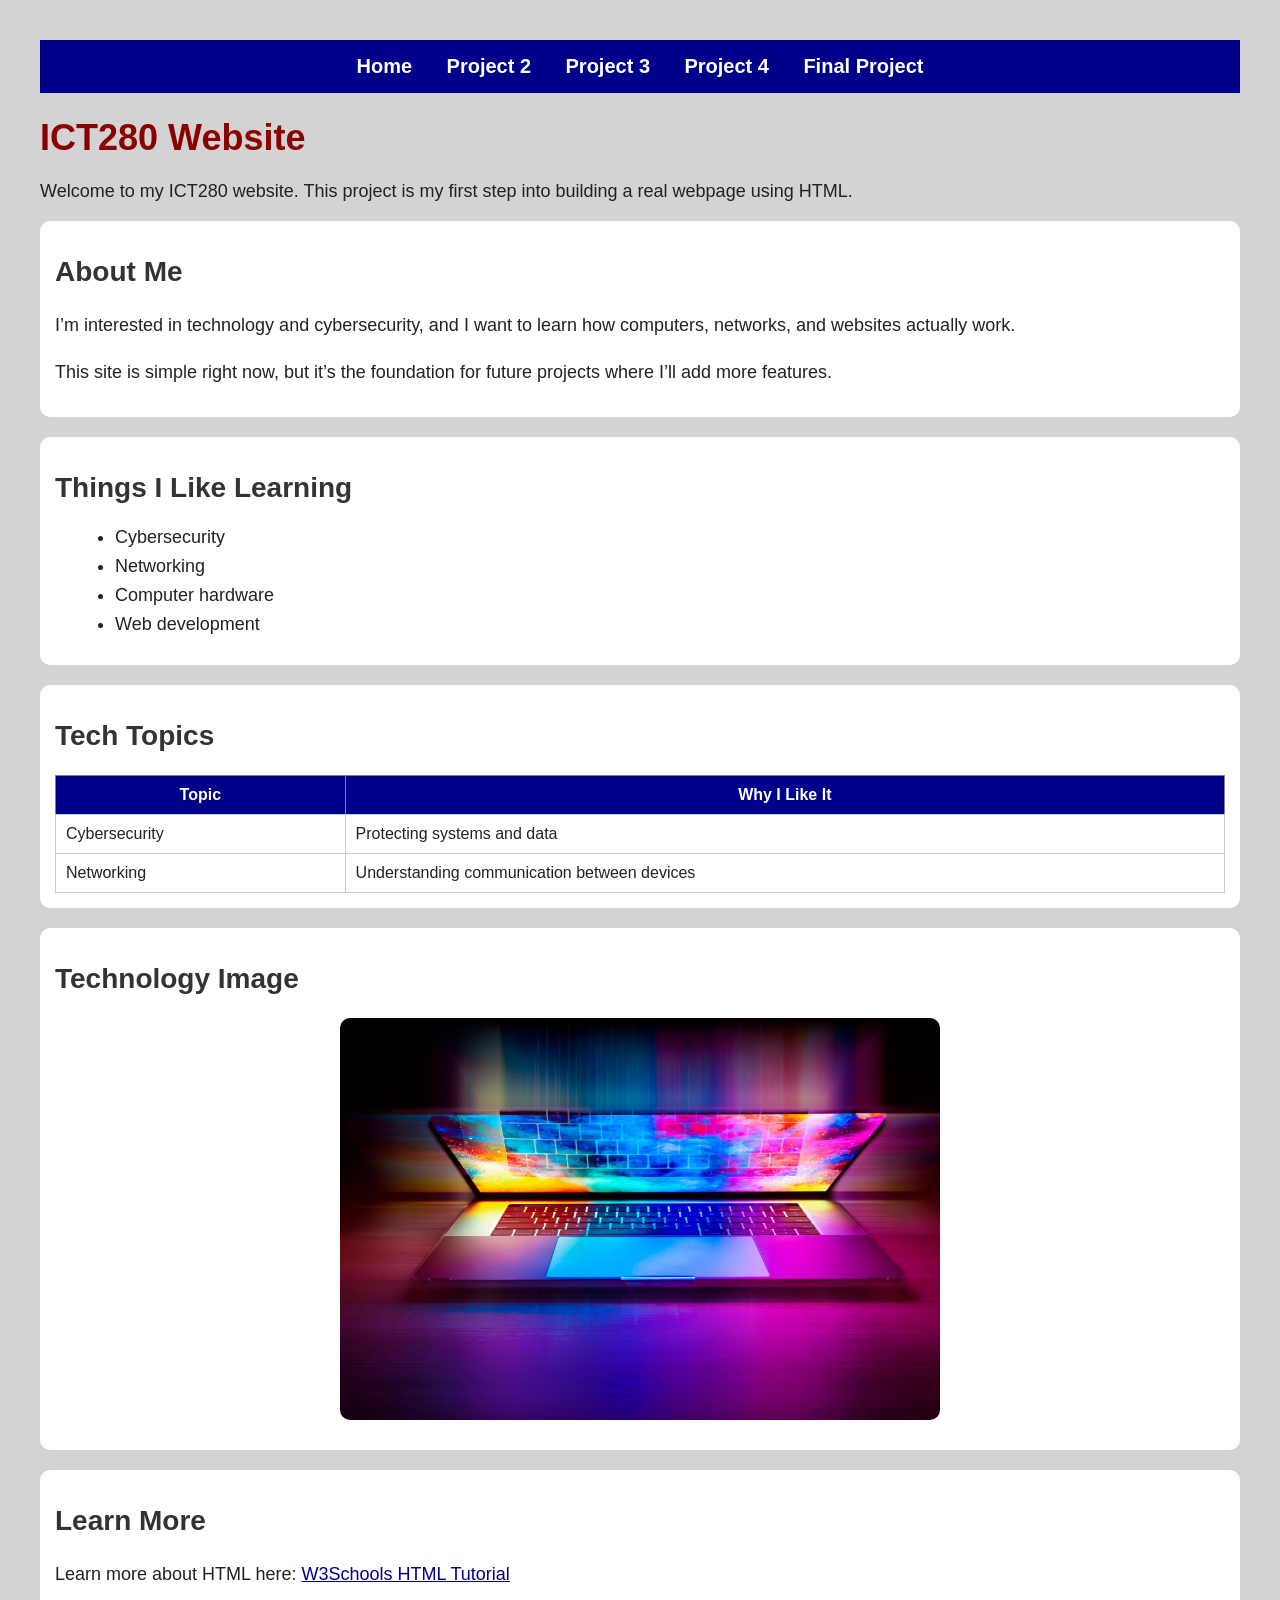
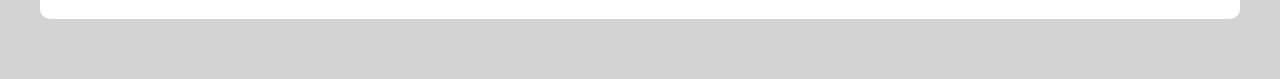
<file: index.html>
<!DOCTYPE html>
<html lang="en">
<head>
    <meta charset="UTF-8">
    <title>ICT280 Home</title>
    <link rel="stylesheet" href="css/styles.css">
</head>

<body>

    <!-- Navigation -->
    <nav>
        <a href="index.html">Home</a>
        <a href="html/project2.html">Project 2</a>
        <a href="html/project3.html">Project 3</a>
        <a href="project4/project4.html">Project 4</a>
        <a href="final/index.html">Final Project</a>
    </nav>

    <!-- Header -->
    <header>
        <h1>ICT280 Website</h1>
        <p>
            Welcome to my ICT280 website. This project is my first step into building a real webpage using HTML.
        </p>
    </header>

    <!-- Section 1 -->
    <section>
        <h2>About Me</h2>
        <p>
            I’m interested in technology and cybersecurity, and I want to learn how computers, networks, and websites actually work.
        </p>
        <p>
            This site is simple right now, but it’s the foundation for future projects where I’ll add more features.
        </p>
    </section>

    <!-- Section 2 -->
    <section>
        <h2>Things I Like Learning</h2>
        <ul>
            <li>Cybersecurity</li>
            <li>Networking</li>
            <li>Computer hardware</li>
            <li>Web development</li>
        </ul>
    </section>

    <!-- Section 3 -->
    <section>
        <h2>Tech Topics</h2>
        <table border="1" cellpadding="10">
            <tr>
                <th>Topic</th>
                <th>Why I Like It</th>
            </tr>
            <tr>
                <td>Cybersecurity</td>
                <td>Protecting systems and data</td>
            </tr>
            <tr>
                <td>Networking</td>
                <td>Understanding communication between devices</td>
            </tr>
        </table>
    </section>

    <!-- Section 4 -->
    <section>
        <h2>Technology Image</h2>
        <img src="images/laptop.jpg" alt="Laptop in use.">
    </section>

    <!-- Section 5 -->
    <section>
        <h2>Learn More</h2>
        <p>
            Learn more about HTML here:
            <a href="https://www.w3schools.com/html/" target="_blank">
                W3Schools HTML Tutorial
            </a>
        </p>
    </section>

</body>
</html>
</file>
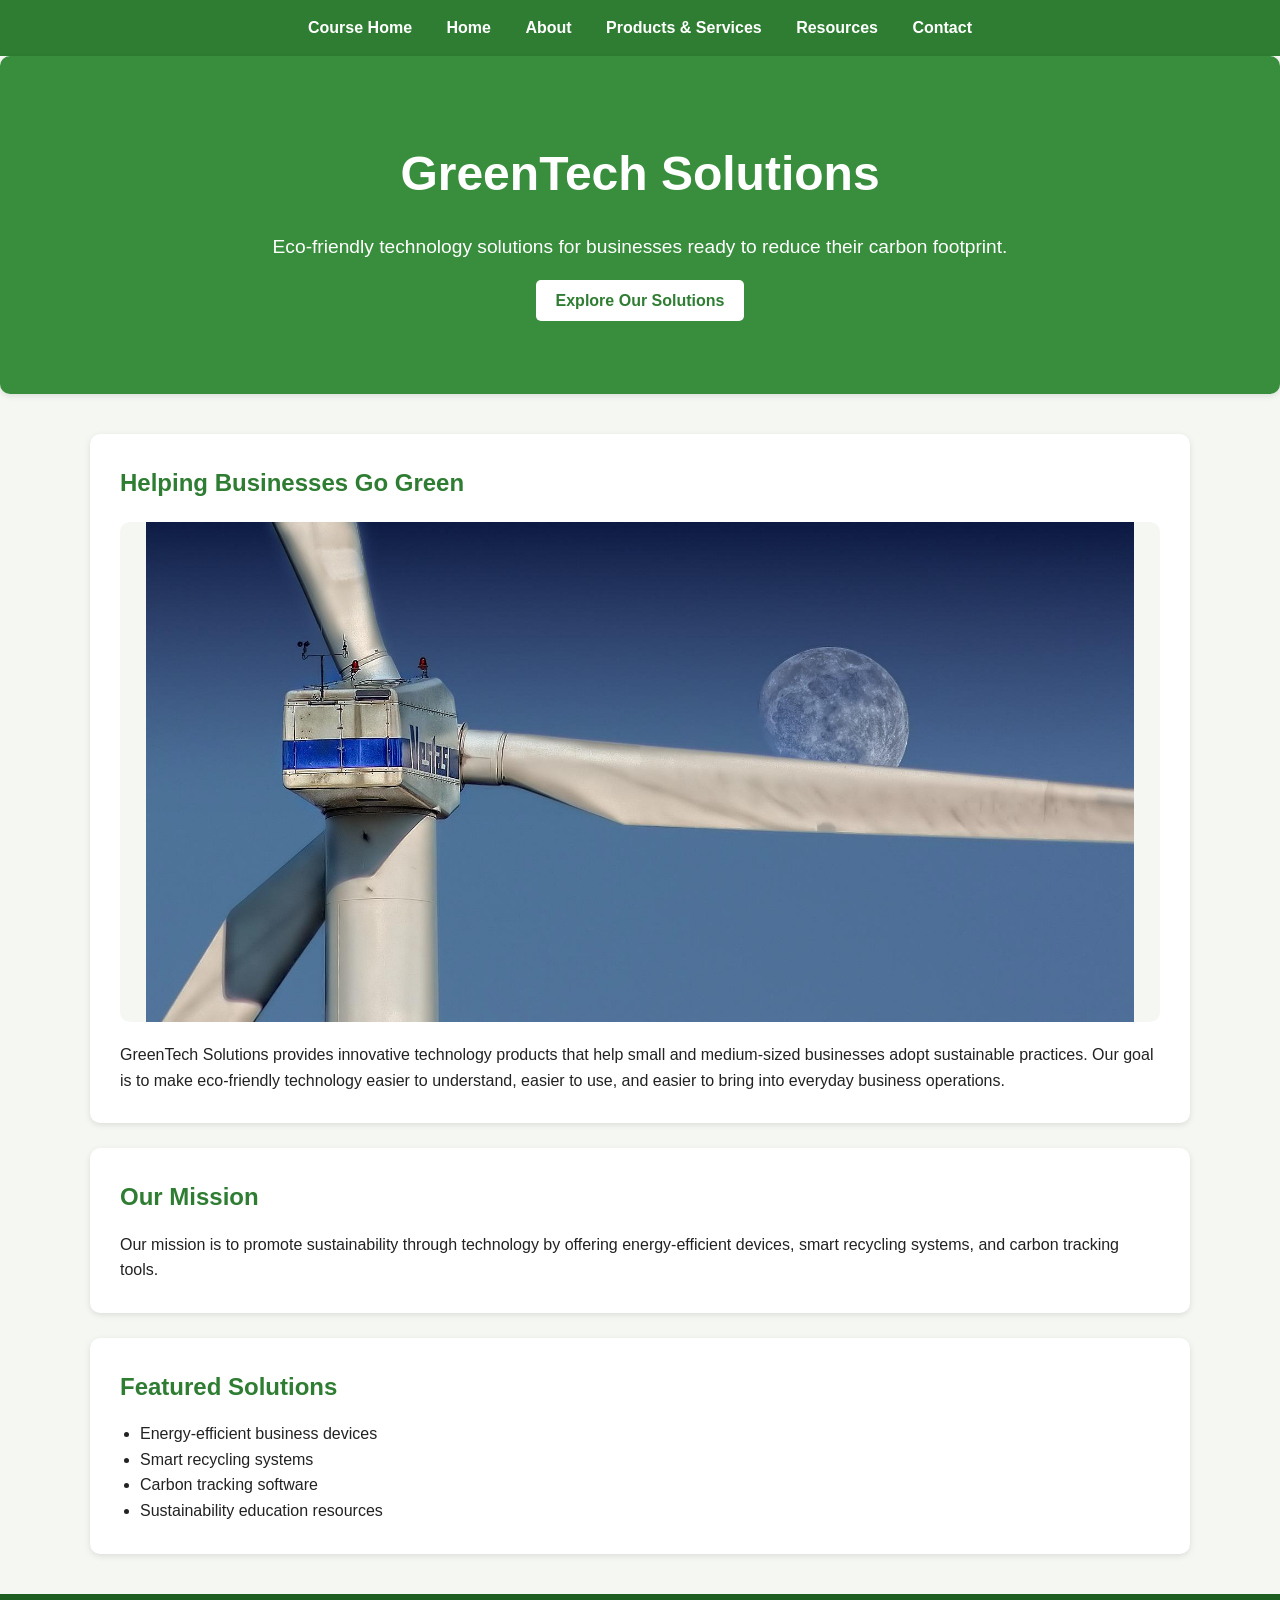
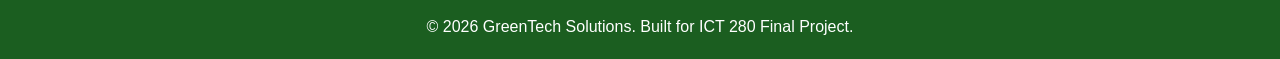
<file: final/index.html>
<!DOCTYPE html>
<html lang="en">
<head>
  <meta charset="UTF-8">
  <meta name="viewport" content="width=device-width, initial-scale=1.0">
  <title>GreenTech Solutions | Home</title>
  <link rel="stylesheet" href="css/styles.css">
</head>

<body>

  <header>
    <nav>
      <a href="../index.html">Course Home</a>
      <a href="index.html">Home</a>
      <a href="about.html">About</a>
      <a href="services.html">Products & Services</a>
      <a href="resources.html">Resources</a>
      <a href="contact.html">Contact</a>
    </nav>

    <section class="hero">
      <h1>GreenTech Solutions</h1>
      <p>Eco-friendly technology solutions for businesses ready to reduce their carbon footprint.</p>
      <a class="button" href="services.html">Explore Our Solutions</a>
    </section>
  </header>

  <main>
    <section>
      <h2>Helping Businesses Go Green</h2>

      <img src="images/green-tech.jpg" alt="Green technology solutions" class="section-image">

      <p>
        GreenTech Solutions provides innovative technology products that help small and medium-sized businesses
        adopt sustainable practices. Our goal is to make eco-friendly technology easier to understand, easier to use,
        and easier to bring into everyday business operations.
      </p>
    </section>

    <section>
      <h2>Our Mission</h2>
      <p>
        Our mission is to promote sustainability through technology by offering energy-efficient devices,
        smart recycling systems, and carbon tracking tools.
      </p>
    </section>

    <section>
      <h2>Featured Solutions</h2>
      <ul>
        <li>Energy-efficient business devices</li>
        <li>Smart recycling systems</li>
        <li>Carbon tracking software</li>
        <li>Sustainability education resources</li>
      </ul>
    </section>
  </main>

  <footer>
    <p>&copy; 2026 GreenTech Solutions. Built for ICT 280 Final Project.</p>
  </footer>

</body>
</html>
</file>
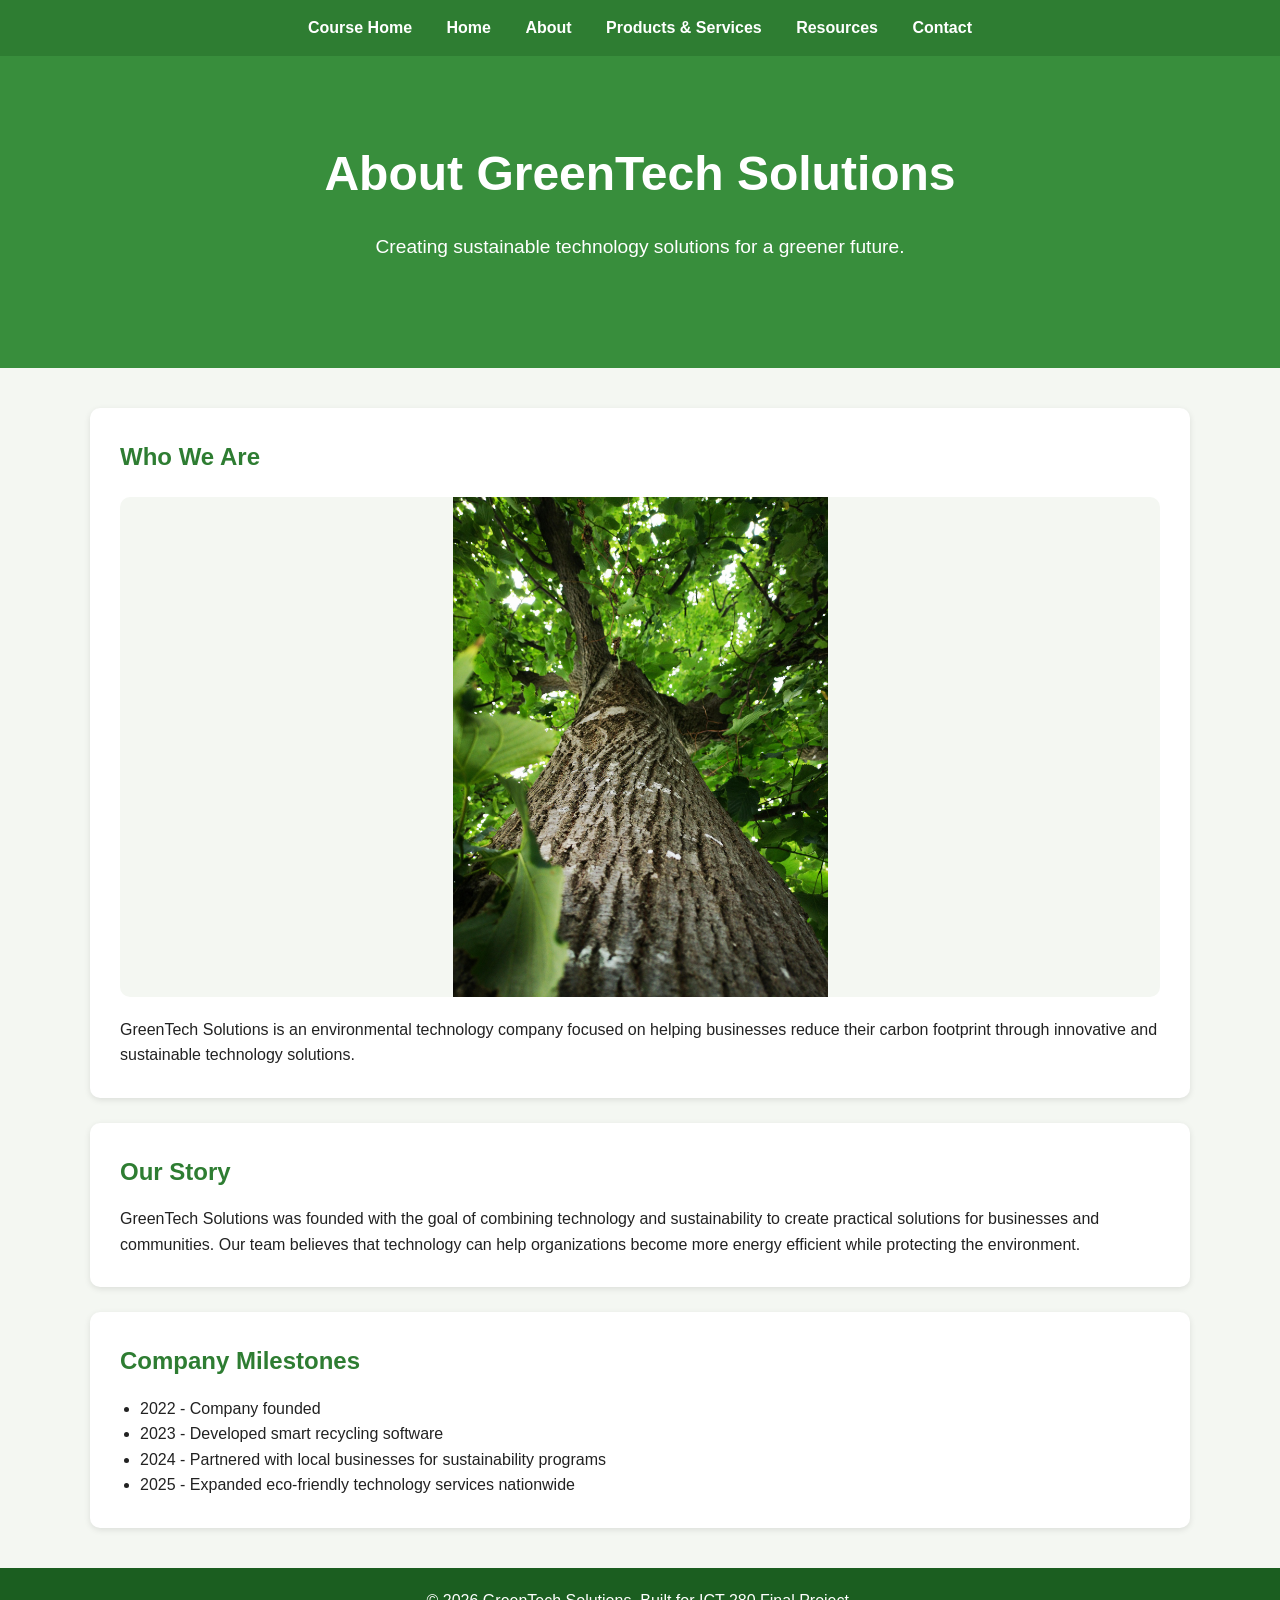
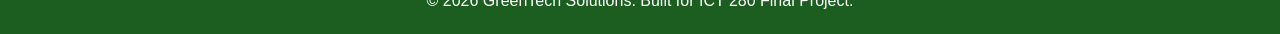
<file: final/about.html>
<!DOCTYPE html>
<html lang="en">
<head>
    <meta charset="UTF-8">
    <meta name="viewport" content="width=device-width, initial-scale=1.0">
    <title>GreenTech Solutions | About</title>

    <link rel="stylesheet" href="css/styles.css">
</head>

<body>

    <!-- Navigation -->
    <nav>
        <a href="../index.html">Course Home</a>
        <a href="index.html">Home</a>
        <a href="about.html">About</a>
        <a href="services.html">Products & Services</a>
        <a href="resources.html">Resources</a>
        <a href="contact.html">Contact</a>
    </nav>

    <!-- Header -->
    <header class="hero">
        <h1>About GreenTech Solutions</h1>
        <p>Creating sustainable technology solutions for a greener future.</p>
    </header>

    <!-- Main Content -->
    <main>

        <section>
            <h2>Who We Are</h2>

            <img src="images/eco-offices.jpg"
                 alt="Modern eco-friendly office"
                 class="section-image">

            <p>
                GreenTech Solutions is an environmental technology company focused on helping businesses reduce their carbon footprint through innovative and sustainable technology solutions.
            </p>
        </section>

        <section>
            <h2>Our Story</h2>

            <p>
                GreenTech Solutions was founded with the goal of combining technology and sustainability to create practical solutions for businesses and communities. Our team believes that technology can help organizations become more energy efficient while protecting the environment.
            </p>
        </section>

        <section>
            <h2>Company Milestones</h2>

            <ul>
                <li>2022 - Company founded</li>
                <li>2023 - Developed smart recycling software</li>
                <li>2024 - Partnered with local businesses for sustainability programs</li>
                <li>2025 - Expanded eco-friendly technology services nationwide</li>
            </ul>
        </section>

    </main>

    <!-- Footer -->
    <footer>
        <p>&copy; 2026 GreenTech Solutions. Built for ICT 280 Final Project.</p>
    </footer>

</body>
</html>
</file>
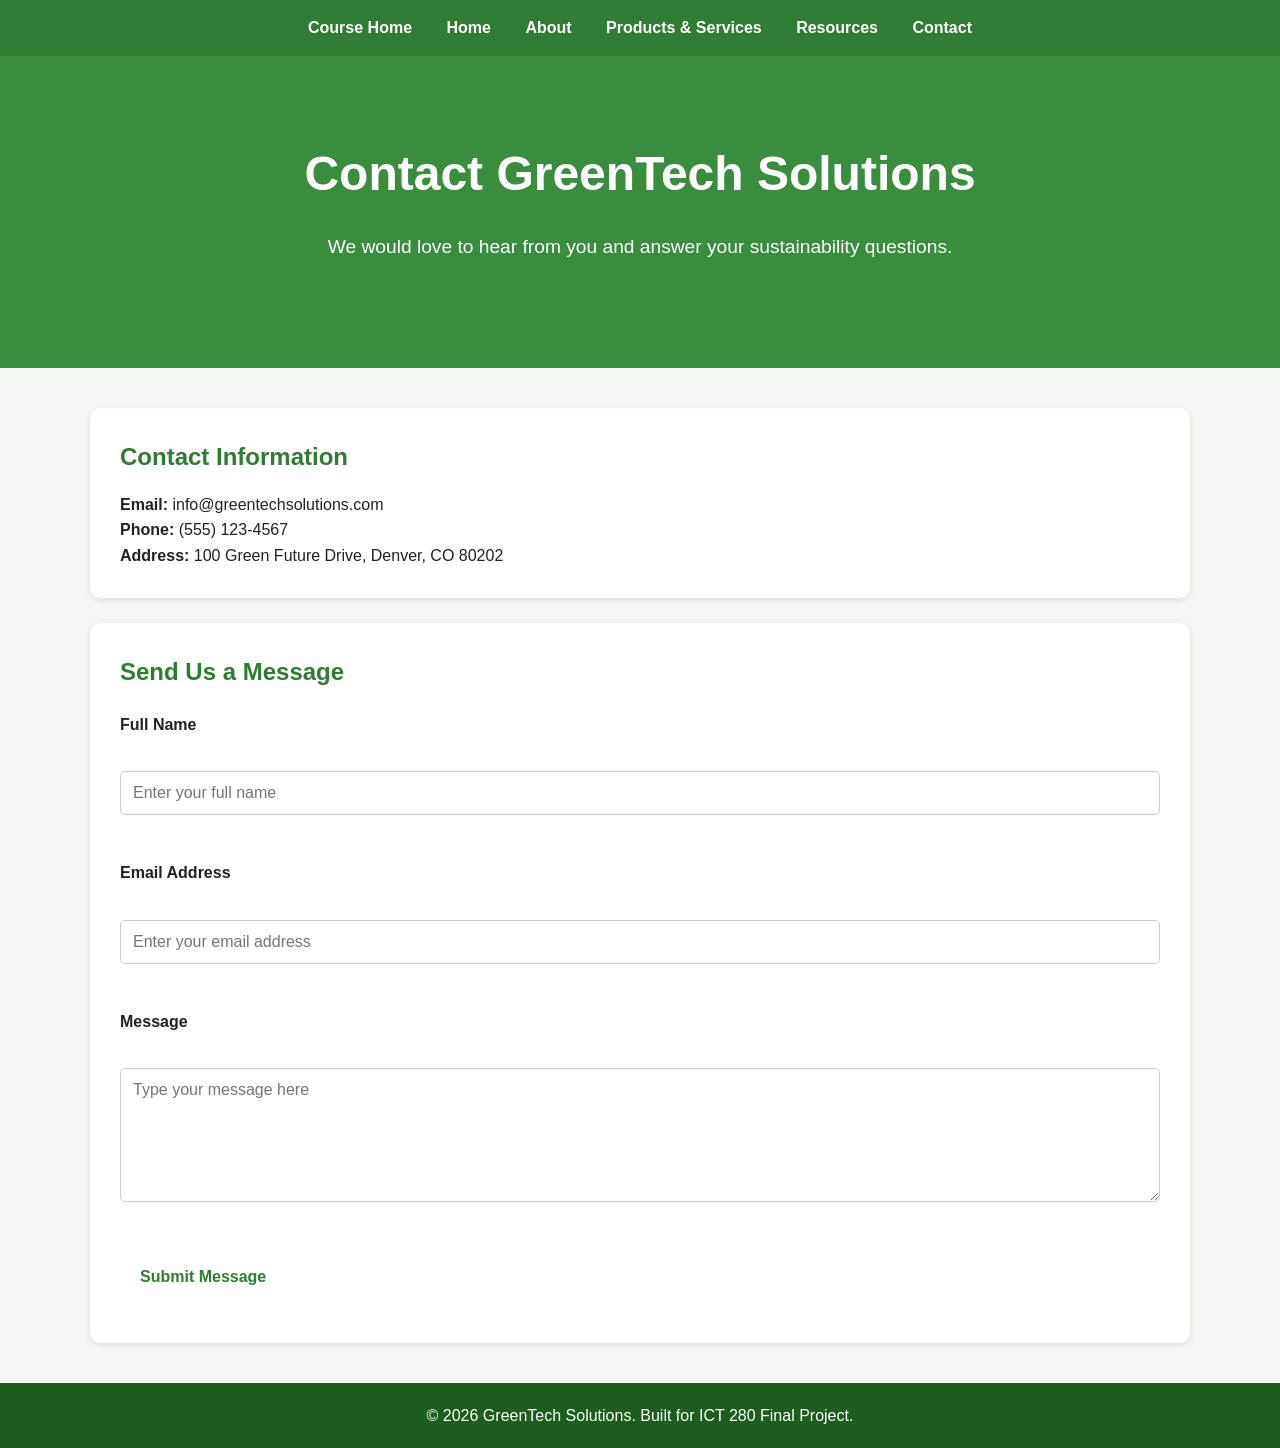
<file: final/contact.html>
<!DOCTYPE html>
<html lang="en">
<head>
    <meta charset="UTF-8">
    <meta name="viewport" content="width=device-width, initial-scale=1.0">
    <title>GreenTech Solutions | Contact</title>

    <link rel="stylesheet" href="css/styles.css">
</head>

<body>

    <!-- Navigation -->
    <nav>
        <a href="../index.html">Course Home</a>
        <a href="index.html">Home</a>
        <a href="about.html">About</a>
        <a href="services.html">Products & Services</a>
        <a href="resources.html">Resources</a>
        <a href="contact.html">Contact</a>
    </nav>

    <!-- Hero -->
    <header class="hero">
        <h1>Contact GreenTech Solutions</h1>
        <p>We would love to hear from you and answer your sustainability questions.</p>
    </header>

    <!-- Main Content -->
    <main>

        <section>
            <h2>Contact Information</h2>

            <p><strong>Email:</strong> info@greentechsolutions.com</p>
            <p><strong>Phone:</strong> (555) 123-4567</p>
            <p><strong>Address:</strong> 100 Green Future Drive, Denver, CO 80202</p>
        </section>

        <!-- Contact Form -->
        <section>
            <h2>Send Us a Message</h2>

            <form id="contactForm">

                <label for="name">Full Name</label><br>
                <input type="text"
       id="name"
       name="name"
       placeholder="Enter your full name"
       required><br><br>

                <label for="email">Email Address</label><br>
                <input type="email"
       id="email"
       name="email"
       placeholder="Enter your email address"
       required><br><br>

                <label for="message">Message</label><br>
                <textarea id="message"
          name="message"
          rows="6"
          placeholder="Type your message here"
          required></textarea><br><br>

                <button type="submit" class="button" aria-label="Submit contact form">
                    Submit Message
                </button>

            </form>

            <p id="formMessage"></p>

        </section>

    </main>

    <!-- Footer -->
    <footer>
        <p>&copy; 2026 GreenTech Solutions. Built for ICT 280 Final Project.</p>
    </footer>

    <!-- JavaScript -->
    <script src="javascript/script.js"></script>

</body>
</html>
</file>
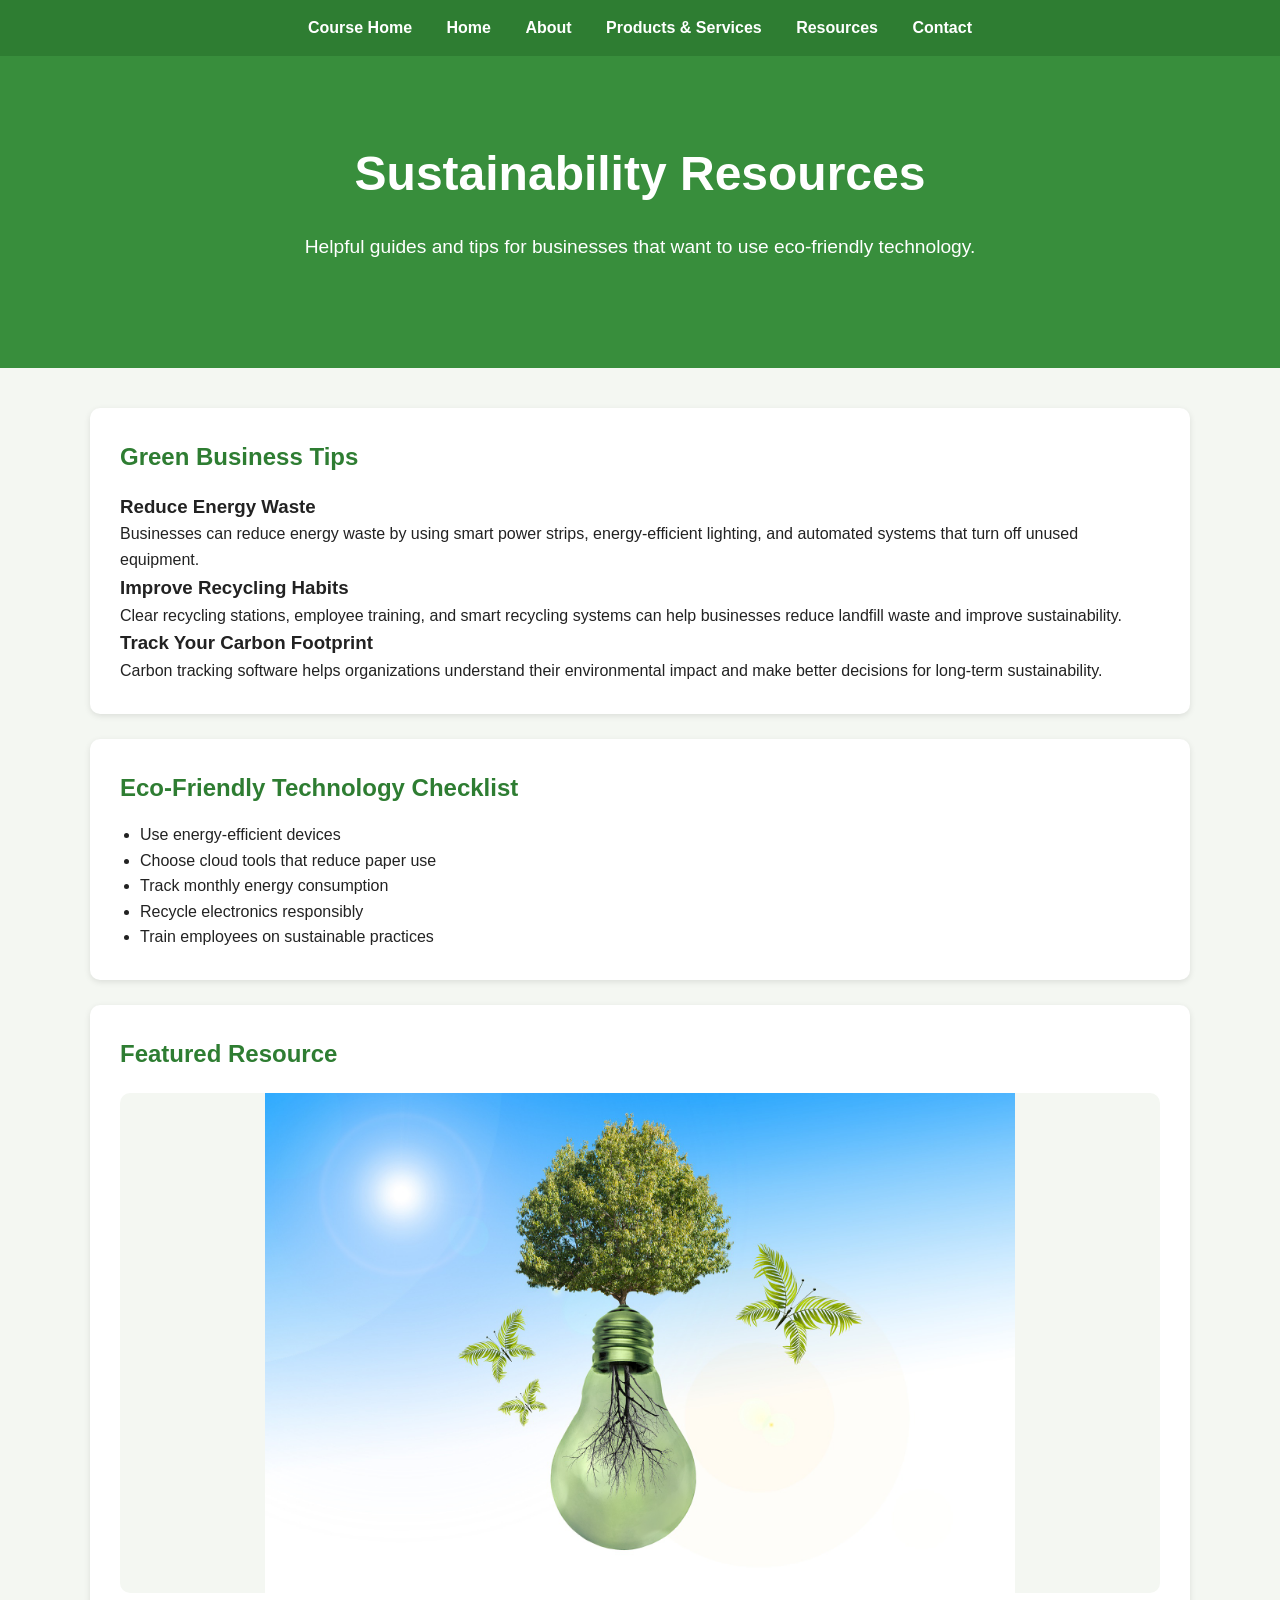
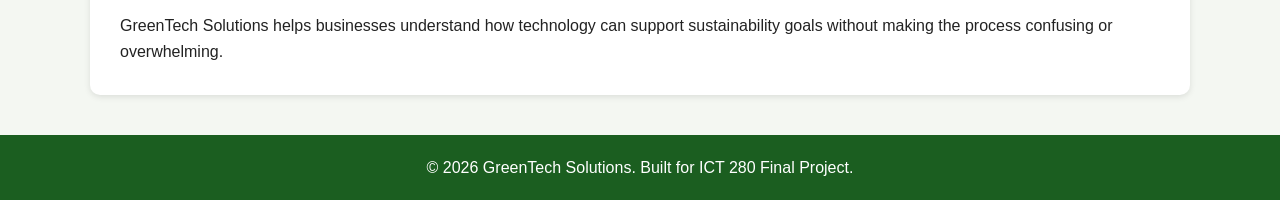
<file: final/resources.html>
<!DOCTYPE html>
<html lang="en">
<head>
    <meta charset="UTF-8">
    <meta name="viewport" content="width=device-width, initial-scale=1.0">
    <title>GreenTech Solutions | Resources</title>
    <link rel="stylesheet" href="css/styles.css">
</head>

<body>

    <nav>
        <a href="../index.html">Course Home</a>
        <a href="index.html">Home</a>
        <a href="about.html">About</a>
        <a href="services.html">Products & Services</a>
        <a href="resources.html">Resources</a>
        <a href="contact.html">Contact</a>
    </nav>

    <header class="hero">
        <h1>Sustainability Resources</h1>
        <p>Helpful guides and tips for businesses that want to use eco-friendly technology.</p>
    </header>

    <main>
        <section>
            <h2>Green Business Tips</h2>
            <article>
                <h3>Reduce Energy Waste</h3>
                <p>Businesses can reduce energy waste by using smart power strips, energy-efficient lighting, and automated systems that turn off unused equipment.</p>
            </article>

            <article>
                <h3>Improve Recycling Habits</h3>
                <p>Clear recycling stations, employee training, and smart recycling systems can help businesses reduce landfill waste and improve sustainability.</p>
            </article>

            <article>
                <h3>Track Your Carbon Footprint</h3>
                <p>Carbon tracking software helps organizations understand their environmental impact and make better decisions for long-term sustainability.</p>
            </article>
        </section>

        <section>
            <h2>Eco-Friendly Technology Checklist</h2>
            <ul>
                <li>Use energy-efficient devices</li>
                <li>Choose cloud tools that reduce paper use</li>
                <li>Track monthly energy consumption</li>
                <li>Recycle electronics responsibly</li>
                <li>Train employees on sustainable practices</li>
            </ul>
        </section>

        <section>
            <h2>Featured Resource</h2>
            <img src="images/green-resources.jpg" alt="Eco-friendly sustainability resources" class="section-image">
            <p>
                GreenTech Solutions helps businesses understand how technology can support sustainability goals without making the process confusing or overwhelming.
            </p>
        </section>
    </main>

    <footer>
        <p>&copy; 2026 GreenTech Solutions. Built for ICT 280 Final Project.</p>
    </footer>

</body>
</html>
</file>
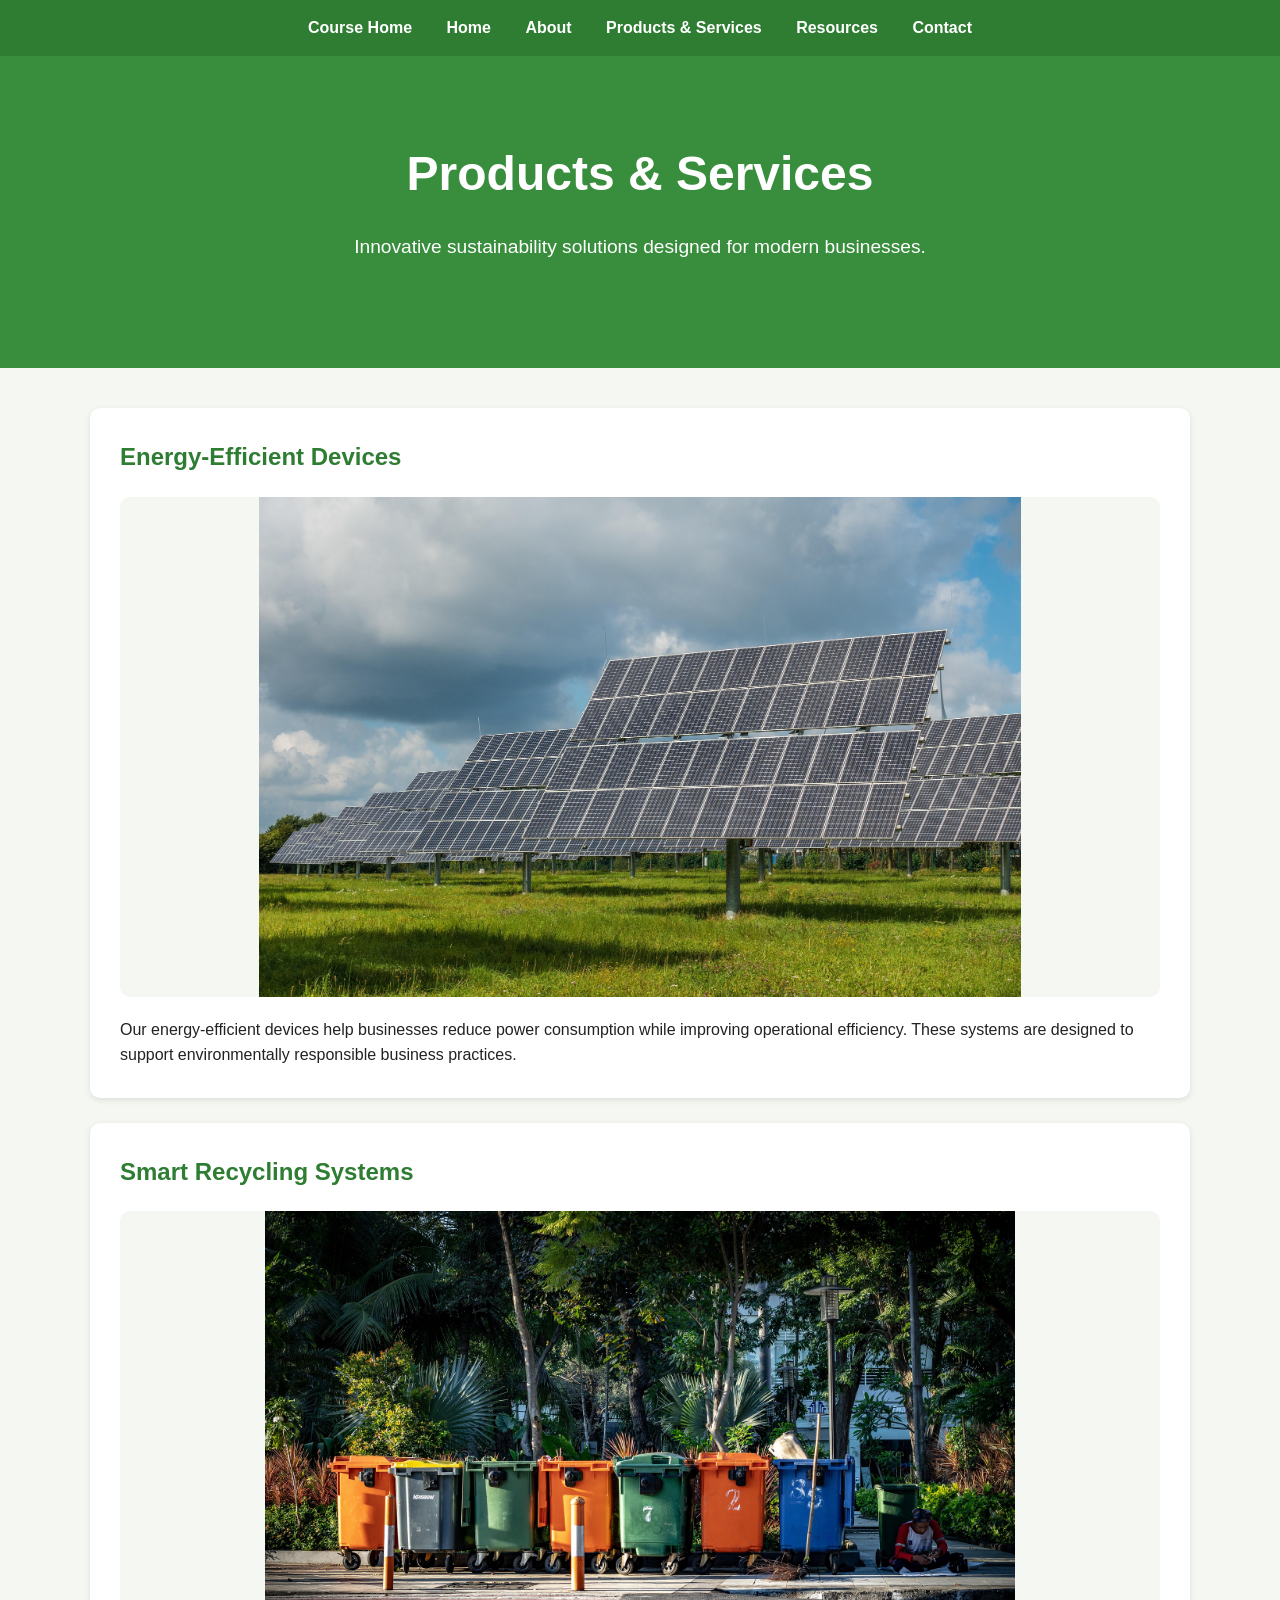
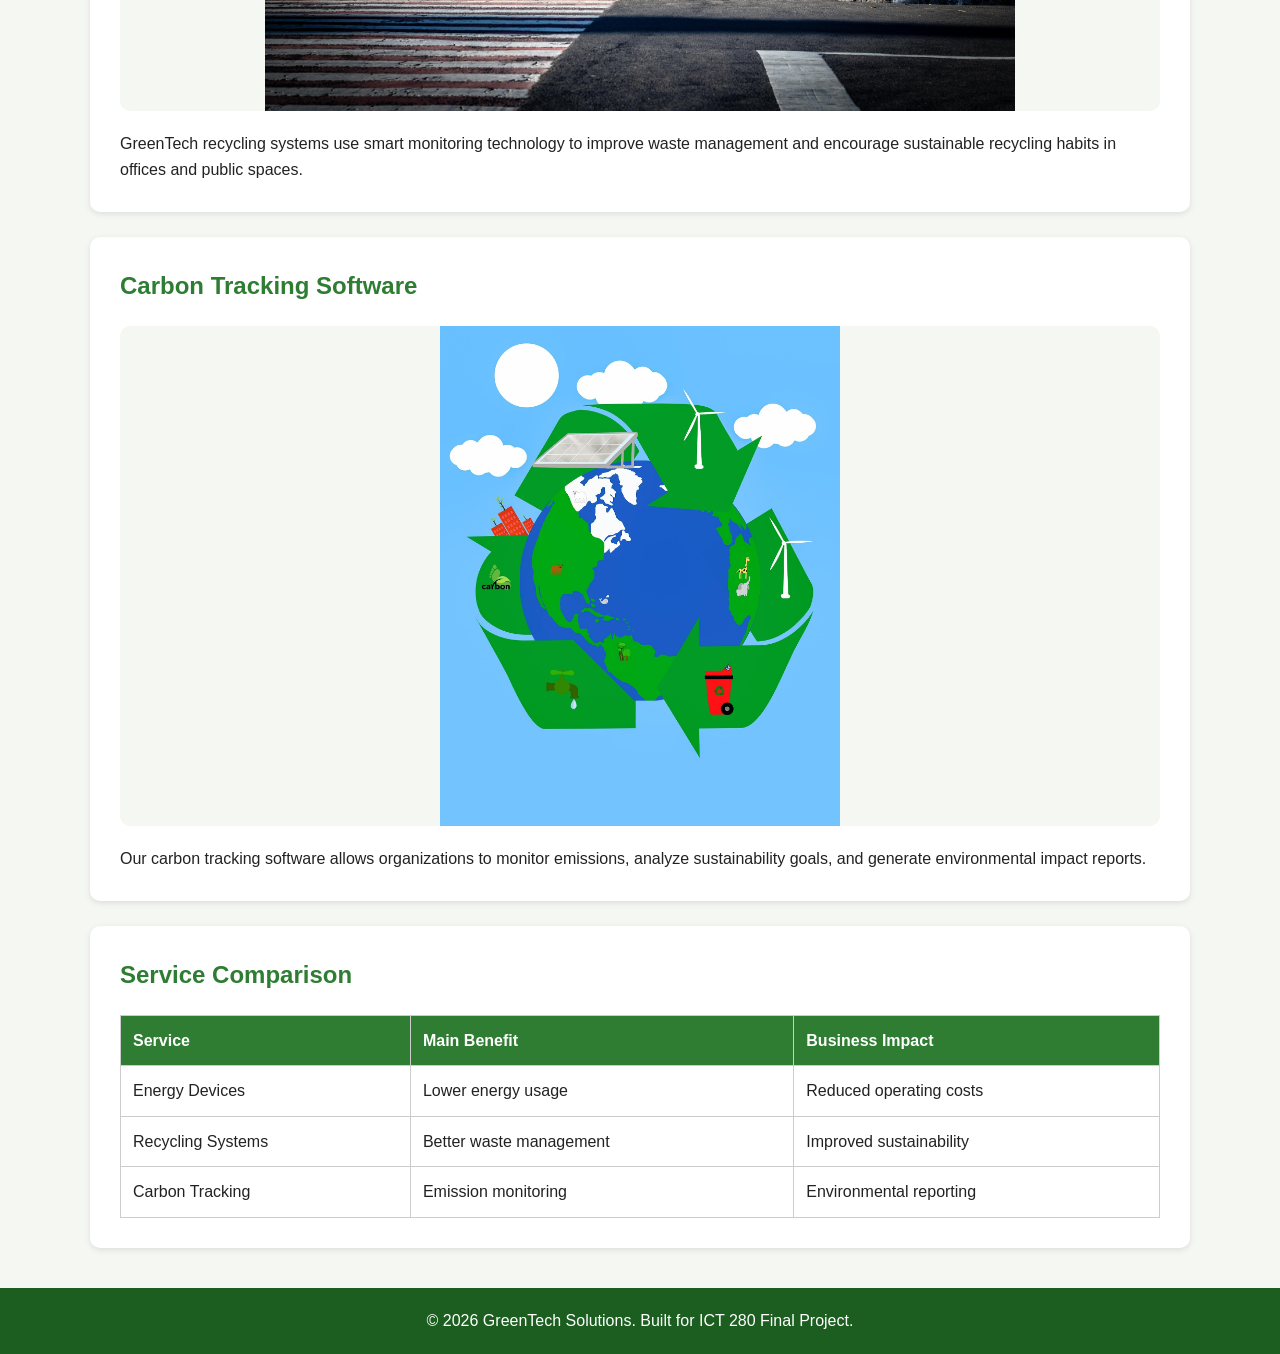
<file: final/services.html>
<!DOCTYPE html>
<html lang="en">
<head>
    <meta charset="UTF-8">
    <meta name="viewport" content="width=device-width, initial-scale=1.0">
    <title>GreenTech Solutions | Products & Services</title>

    <link rel="stylesheet" href="css/styles.css">
</head>

<body>

    <!-- Navigation -->
    <nav>
        <a href="../index.html">Course Home</a>
        <a href="index.html">Home</a>
        <a href="about.html">About</a>
        <a href="services.html">Products & Services</a>
        <a href="resources.html">Resources</a>
        <a href="contact.html">Contact</a>
    </nav>

    <!-- Hero -->
    <header class="hero">
        <h1>Products & Services</h1>
        <p>Innovative sustainability solutions designed for modern businesses.</p>
    </header>

    <!-- Main Content -->
    <main>

        <!-- Service 1 -->
        <section>
            <h2>Energy-Efficient Devices</h2>

            <img src="images/solar.jpg"
                 alt="Solar energy technology"
                 class="section-image">

            <p>
                Our energy-efficient devices help businesses reduce power consumption while improving operational efficiency. These systems are designed to support environmentally responsible business practices.
            </p>
        </section>

        <!-- Service 2 -->
        <section>
            <h2>Smart Recycling Systems</h2>

            <img src="images/recycling.jpg"
                 alt="Smart recycling technology"
                 class="section-image">

            <p>
                GreenTech recycling systems use smart monitoring technology to improve waste management and encourage sustainable recycling habits in offices and public spaces.
            </p>
        </section>

        <!-- Service 3 -->
        <section>
            <h2>Carbon Tracking Software</h2>

            <img src="images/clean-energy.jpg"
                 alt="Clean energy and sustainability"
                 class="section-image">

            <p>
                Our carbon tracking software allows organizations to monitor emissions, analyze sustainability goals, and generate environmental impact reports.
            </p>
        </section>

        <!-- Services Table -->
        <section>
            <h2>Service Comparison</h2>

            <table>
                <tr>
                    <th>Service</th>
                    <th>Main Benefit</th>
                    <th>Business Impact</th>
                </tr>

                <tr>
                    <td>Energy Devices</td>
                    <td>Lower energy usage</td>
                    <td>Reduced operating costs</td>
                </tr>

                <tr>
                    <td>Recycling Systems</td>
                    <td>Better waste management</td>
                    <td>Improved sustainability</td>
                </tr>

                <tr>
                    <td>Carbon Tracking</td>
                    <td>Emission monitoring</td>
                    <td>Environmental reporting</td>
                </tr>
            </table>
        </section>

    </main>

    <!-- Footer -->
    <footer>
        <p>&copy; 2026 GreenTech Solutions. Built for ICT 280 Final Project.</p>
    </footer>

</body>
</html>
</file>
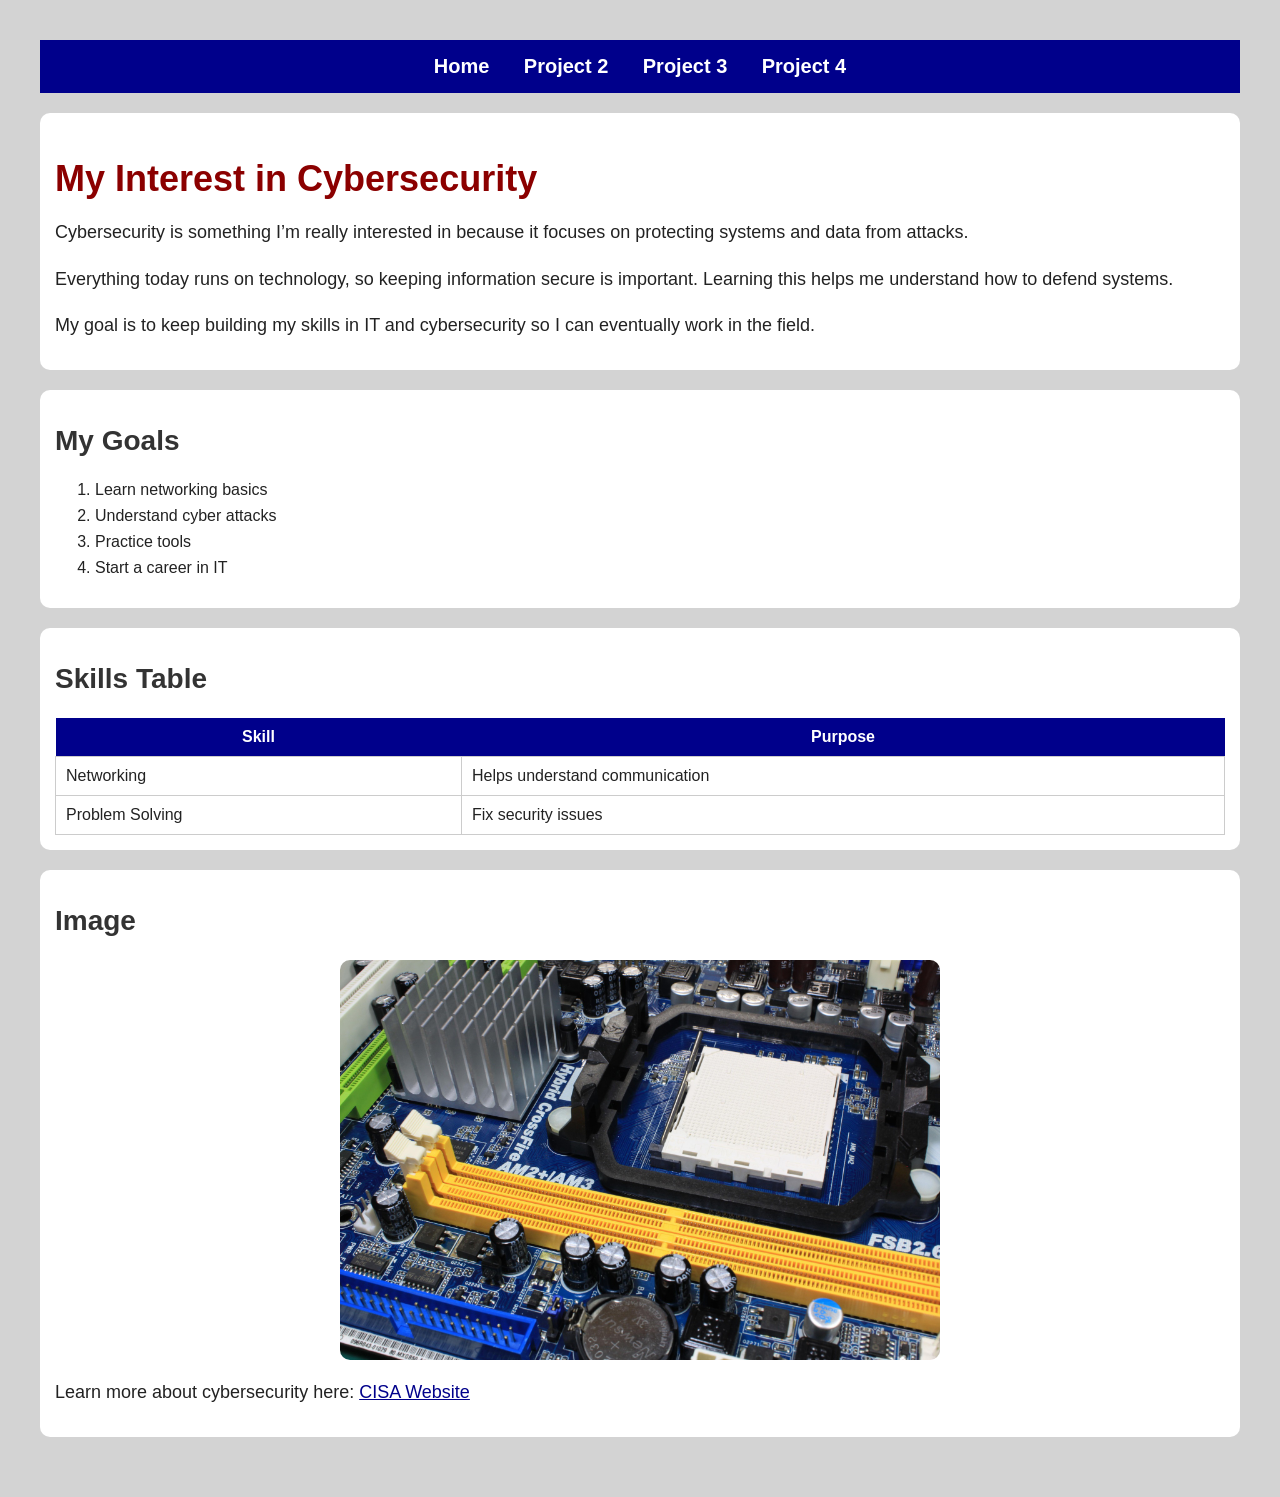
<file: html/project2.html>
<!DOCTYPE html>
<html lang="en">
<head>
    <meta charset="UTF-8">
    <title>Project 2 - Cybersecurity</title>
    <link rel="stylesheet" href="../css/styles.css">
</head>

<body>

    <!-- Navigation Bar -->
    <nav>
        <a href="../index.html">Home</a>
        <a href="project2.html">Project 2</a>
        <a href="project3.html">Project 3</a>
        <a href="../project4/project4.html">Project 4</a>
    </nav>

    <!-- Intro Section -->
    <section>
        <h1>My Interest in Cybersecurity</h1>

        <p>
            Cybersecurity is something I’m really interested in because it focuses on protecting systems and data from attacks.
        </p>

        <p>
            Everything today runs on technology, so keeping information secure is important. Learning this helps me understand how to defend systems.
        </p>

        <p>
            My goal is to keep building my skills in IT and cybersecurity so I can eventually work in the field.
        </p>
    </section>

    <!-- Goals Section -->
    <section>
        <h2>My Goals</h2>

        <ol>
            <li>Learn networking basics</li>
            <li>Understand cyber attacks</li>
            <li>Practice tools</li>
            <li>Start a career in IT</li>
        </ol>
    </section>

    <!-- Skills Table Section -->
    <section>
        <h2>Skills Table</h2>

        <table>
            <tr>
                <th>Skill</th>
                <th>Purpose</th>
            </tr>

            <tr>
                <td>Networking</td>
                <td>Helps understand communication</td>
            </tr>

            <tr>
                <td>Problem Solving</td>
                <td>Fix security issues</td>
            </tr>
        </table>
    </section>

    <!-- Image Section -->
    <section>
        <h2>Image</h2>

        <img src="../images/motherboard.jpg" alt="Computer hardware components.">

        <p>
            Learn more about cybersecurity here:
            <a href="https://www.cisa.gov/" target="_blank">CISA Website</a>
        </p>
    </section>

</body>
</html>
</file>
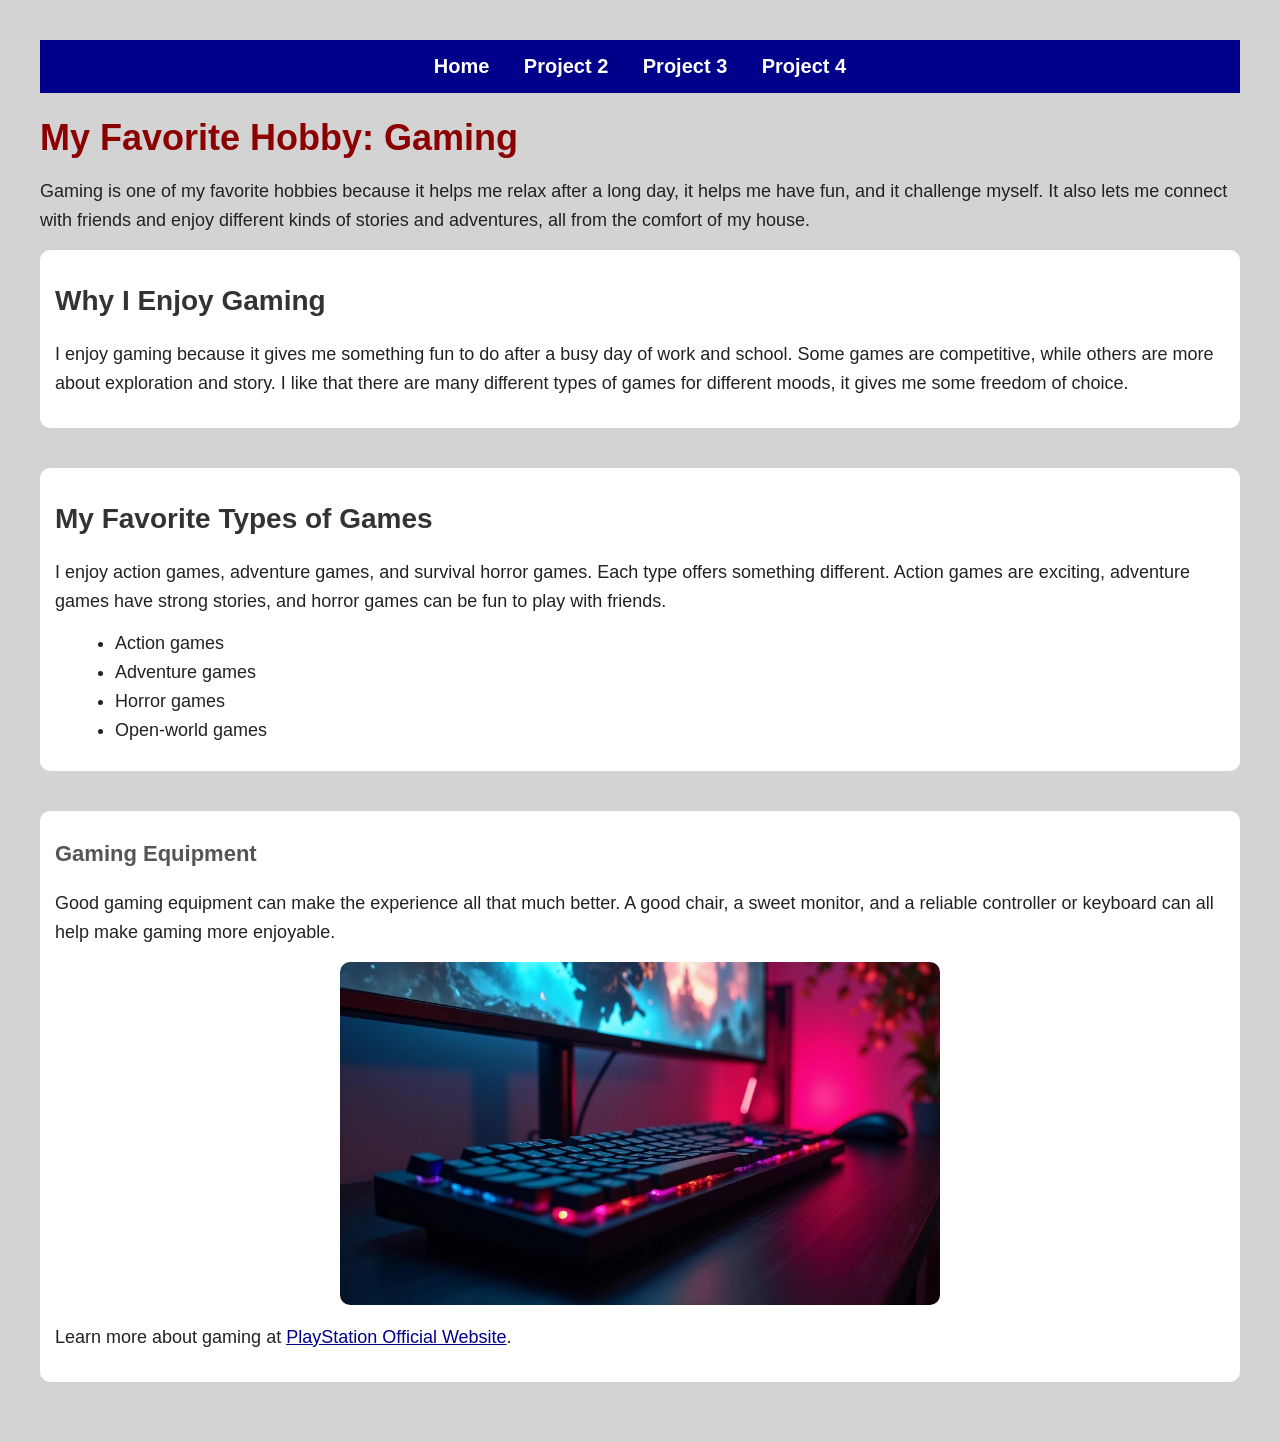
<file: html/project3.html>
<!DOCTYPE html>
<html lang="en">
<head>
    <meta charset="UTF-8">
    <meta name="viewport" content="width=device-width, initial-scale=1.0">
    <title>My Gaming Hobby</title>
    <link rel="stylesheet" href="../css/styles.css">
</head>
<body>

    <nav>
        <a href="../index.html">Home</a>
        <a href="project2.html">Project 2</a>
        <a href="project3.html">Project 3</a>
        <a href="../project4/project4.html">Project 4</a>
    </nav>

    <header>
        <h1>My Favorite Hobby: Gaming</h1>
        <p>
            Gaming is one of my favorite hobbies because it helps me relax after a long day, it helps me have fun,
            and it challenge myself. It also lets me connect with friends and enjoy
            different kinds of stories and adventures, all from the comfort of my house.
        </p>
    </header>

    <main>
        <section>
            <h2>Why I Enjoy Gaming</h2>
            <p>
                I enjoy gaming because it gives me something fun to do after a busy day of work and school.
                Some games are competitive, while others are more about exploration and story.
                I like that there are many different types of games for different moods, it gives me some freedom of choice.
            </p>
        </section>

        <section>
            <h2>My Favorite Types of Games</h2>
            <p>
                I enjoy action games, adventure games, and survival horror games. Each type offers
                something different. Action games are exciting, adventure games have strong
                stories, and horror games can be fun to play with friends.
            </p>

            <ul>
                <li>Action games</li>
                <li>Adventure games</li>
                <li>Horror games</li>
                <li>Open-world games</li>
            </ul>
        </section>

        <section>
            <h3>Gaming Equipment</h3>
            <p>
                Good gaming equipment can make the experience all that much better. A good chair,
                a sweet monitor, and a reliable controller or keyboard can all help make
                gaming more enjoyable.
            </p>

            <img src="../images/gaming.jpg" alt="Gaming setup with monitor and controller">

            <p>
                Learn more about gaming at
                <a href="https://www.playstation.com/en-us/" target="_blank">PlayStation Official Website</a>.
            </p>
        </section>
    </main>

</body>
</html>
</file>
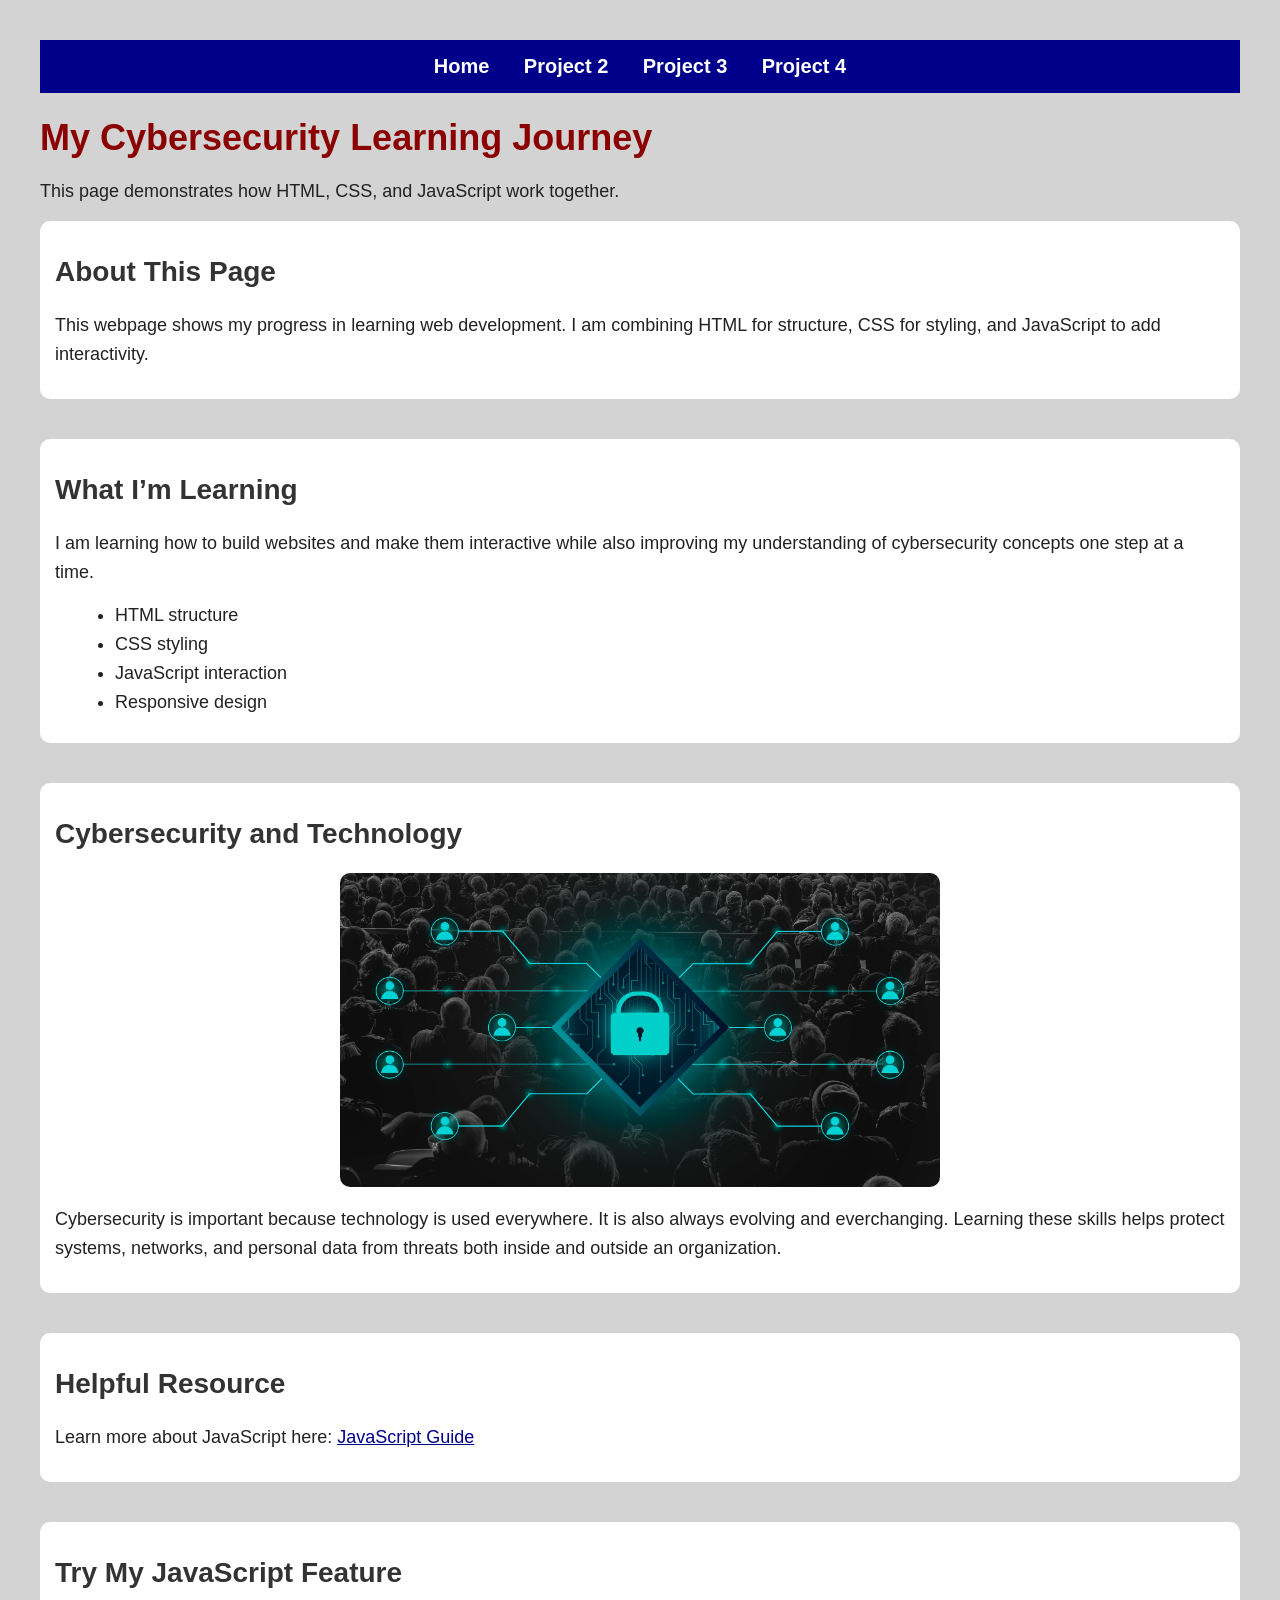
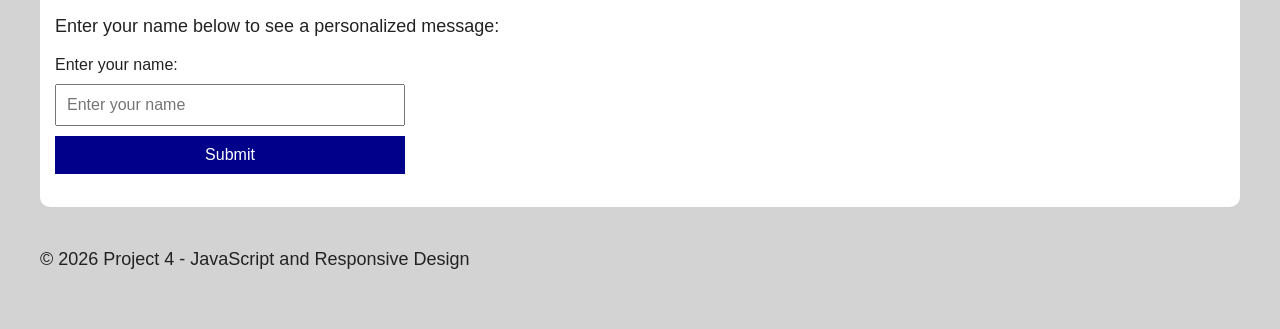
<file: project4/project4.html>
<!DOCTYPE html>
<html lang="en">
<head>
  <meta charset="UTF-8">
  <meta name="viewport" content="width=device-width, initial-scale=1.0">
  <title>Project 4 - My Webpage</title>

  <link rel="icon" href="../images/cybersecurity.jpg">

  <!-- CSS -->
  <link rel="stylesheet" href="../css/styles.css">

  <!-- JavaScript -->
  <script src="../javascript/script.js" defer></script>
</head>

<body>

  <!-- NAVIGATION -->
  <nav>
  <a href="../index.html">Home</a>
  <a href="../html/project2.html">Project 2</a>
  <a href="../html/project3.html">Project 3</a>
  <a href="project4.html">Project 4</a>
</nav>

  <!-- HEADER -->
  <header>
    <h1>My Cybersecurity Learning Journey</h1>
    <p>This page demonstrates how HTML, CSS, and JavaScript work together.</p>
  </header>

  <!-- MAIN CONTENT -->
  <main>

    <!-- SECTION 1 -->
    <section>
      <h2>About This Page</h2>
      <p>
        This webpage shows my progress in learning web development. I am combining HTML for structure,
        CSS for styling, and JavaScript to add interactivity.
      </p>
    </section>

    <!-- SECTION 2 -->
    <section>
      <h2>What I’m Learning</h2>
      <p>
        I am learning how to build websites and make them interactive while also improving my understanding
        of cybersecurity concepts one step at a time.
      </p>

      <ul>
        <li>HTML structure</li>
        <li>CSS styling</li>
        <li>JavaScript interaction</li>
        <li>Responsive design</li>
      </ul>
    </section>

    <!-- IMAGE SECTION -->
    <section>
      <h2>Cybersecurity and Technology</h2>

      <img src="../images/cybersecurity.jpg" alt="Image showing cybersecurity work">

      <p>
        Cybersecurity is important because technology is used everywhere. It is also always evolving and everchanging. Learning these skills helps protect
        systems, networks, and personal data from threats both inside and outside an organization.
      </p>
    </section>

    <!-- LINK SECTION -->
    <section>
      <h2>Helpful Resource</h2>
      <p>
        Learn more about JavaScript here:
        <a href="https://developer.mozilla.org/en-US/docs/Web/JavaScript" target="_blank">
          JavaScript Guide
        </a>
      </p>
    </section>

    <!-- JAVASCRIPT INTERACTIVE SECTION -->
    <section class="interactive-box">
      <h2>Try My JavaScript Feature</h2>

      <p>Enter your name below to see a personalized message:</p>

      <form id="form">
        <label for="name">Enter your name:</label>
        <input type="text" id="name" placeholder="Enter your name" required>
        <button type="submit">Submit</button>
      </form>

      <p id="message"></p>
    </section>

  </main>

  <!-- FOOTER -->
  <footer>
    <p>&copy; 2026 Project 4 - JavaScript and Responsive Design</p>
  </footer>

</body>
</html>
</file>
<file: css/styles.css>
/* ===== BODY ===== */
body {
    background-color: lightgray;
    margin: 20px;
    padding: 20px;
    font-family: Arial, sans-serif;
    color: #222;
}

/* ===== NAVIGATION BAR ===== */
nav {
    background-color: darkblue;
    padding: 15px;
    margin-bottom: 20px;
    text-align: center;
}

nav a {
    color: white;
    font-size: 20px;
    margin: 0 15px;
    text-decoration: none;
    font-weight: bold;
}

/* Hover effect (important for points) */
nav a:hover {
    color: yellow;
    text-decoration: underline;
}

/* ===== HEADERS ===== */
h1 {
    color: darkred;
    font-size: 36px;
    margin-bottom: 10px;
}

h2 {
    color: #333;
    font-size: 28px;
    margin-top: 20px;
}

h3 {
    color: #555;
    font-size: 22px;
    margin-top: 15px;
}

/* ===== TEXT ===== */
p {
    font-size: 18px;
    line-height: 1.6;
    margin-bottom: 15px;
}

/* ===== LISTS ===== */
ul {
    font-size: 18px;
    margin-left: 20px;
    margin-bottom: 15px;
}

li {
    margin-bottom: 8px;
}

/* ===== SECTIONS (makes it look nicer) ===== */
section {
    background-color: white;
    padding: 15px;
    margin-bottom: 20px;
    border-radius: 10px;
}

/* ===== TABLE ===== */
table {
    border-collapse: collapse;
    width: 100%;
    margin-top: 10px;
}

th {
    background-color: darkblue;
    color: white;
    padding: 10px;
}

td {
    padding: 10px;
    border: 1px solid #ccc;
}

/* ===== IMAGES ===== */
img {
    width: 100%;
    max-width: 600px;
    display: block;
    margin: 15px auto;
    border-radius: 10px;
}

/* Small hover effect (extra polish) */
img:hover {
    transform: scale(1.02);
    transition: 0.3s;
}

/* ===== LINKS (outside nav) ===== */
a {
    color: darkblue;
}

a:hover {
    color: red;
}

/* ===== FLEXBOX LAYOUT ===== */
main {
    display: flex;
    flex-direction: column;
    gap: 20px;
}

/* ===== FORM STYLING ===== */
form {
    display: flex;
    flex-direction: column;
    gap: 10px;
    max-width: 350px;
}

input {
    padding: 10px;
    font-size: 16px;
}

button {
    background-color: darkblue;
    color: white;
    padding: 10px;
    border: none;
    font-size: 16px;
    cursor: pointer;
}

button:hover {
    background-color: darkred;
}

/* ===== RESPONSIVE DESIGN ===== */
@media (max-width: 600px) {
    body {
        margin: 5px;
        padding: 10px;
        background-color: #e8eef5;
    }

    nav a {
        display: block;
        margin: 10px 0;
        font-size: 18px;
    }

    h1 {
        font-size: 26px;
    }

    h2 {
        font-size: 22px;
    }

    p,
    ul {
        font-size: 16px;
    }

    section {
        padding: 12px;
    }

    img {
        max-width: 100%;
    }
}
</file>
<file: final/css/styles.css>
/* RESET */
* {
    margin: 0;
    padding: 0;
    box-sizing: border-box;
}

/* BODY */
body {
    font-family: Arial, sans-serif;
    background-color: #f4f7f2;
    color: #222;
    line-height: 1.6;
}

/* NAVIGATION */
nav {
    background-color: #2e7d32;
    padding: 15px;
    text-align: center;
}

nav a {
    color: white;
    text-decoration: none;
    margin: 0 15px;
    font-weight: bold;
}

nav a:hover {
    color: #c8e6c9;
}

/* HERO SECTION */
.hero {
    background-color: #388e3c;
    color: white;
    text-align: center;
    padding: 80px 20px;
}

.hero h1 {
    font-size: 3rem;
    margin-bottom: 20px;
}

.hero p {
    font-size: 1.2rem;
    margin-bottom: 25px;
}

/* BUTTON */
.button {
    background-color: white;
    color: #2e7d32;
    padding: 12px 20px;
    border-radius: 5px;
    text-decoration: none;
    font-weight: bold;
}

.button:hover {
    background-color: #c8e6c9;
}

/* MAIN CONTENT */
main {
    width: 90%;
    max-width: 1100px;
    margin: 40px auto;
}

/* SECTIONS */
section {
    background-color: white;
    padding: 30px;
    margin-bottom: 25px;
    border-radius: 10px;
    box-shadow: 0 2px 6px rgba(0,0,0,0.1);
}

section h2 {
    color: #2e7d32;
    margin-bottom: 15px;
}

/* LISTS */
ul {
    margin-left: 20px;
    margin-top: 10px;
}

/* FOOTER */
footer {
    background-color: #1b5e20;
    color: white;
    text-align: center;
    padding: 20px;
    margin-top: 40px;
}

/* SECTION IMAGES */
.section-image {
    width: 100%;
    max-height: 500px;
    object-fit: contain;
    display: block;
    margin: 20px auto;
    border-radius: 10px;
    background-color: #f4f7f2;
}

/* TABLES */
table {
    width: 100%;
    border-collapse: collapse;
    margin-top: 20px;
}

th, td {
    border: 1px solid #ccc;
    padding: 12px;
    text-align: left;
}

th {
    background-color: #2e7d32;
    color: white;
}

/* CONTACT FORM */
form {
    margin-top: 20px;
}

label {
    font-weight: bold;
    display: block;
    margin-bottom: 8px;
}

input,
textarea {
    width: 100%;
    padding: 12px;
    margin-bottom: 20px;
    border: 1px solid #ccc;
    border-radius: 5px;
    font-size: 1rem;
    font-family: Arial, sans-serif;
}

textarea {
    resize: vertical;
}

button {
    border: none;
    cursor: pointer;
    font-size: 1rem;
}

button:hover {
    opacity: 0.9;
}

/* FORM MESSAGE */
#formMessage {
    margin-top: 15px;
    font-weight: bold;
    color: #2e7d32;
}

/* MOBILE RESPONSIVENESS */
@media (max-width: 768px) {

    nav {
        display: flex;
        flex-direction: column;
    }

    nav a {
        margin: 10px 0;
    }

    .hero h1 {
        font-size: 2rem;
    }

    main {
        width: 95%;
    }
}
</file>
